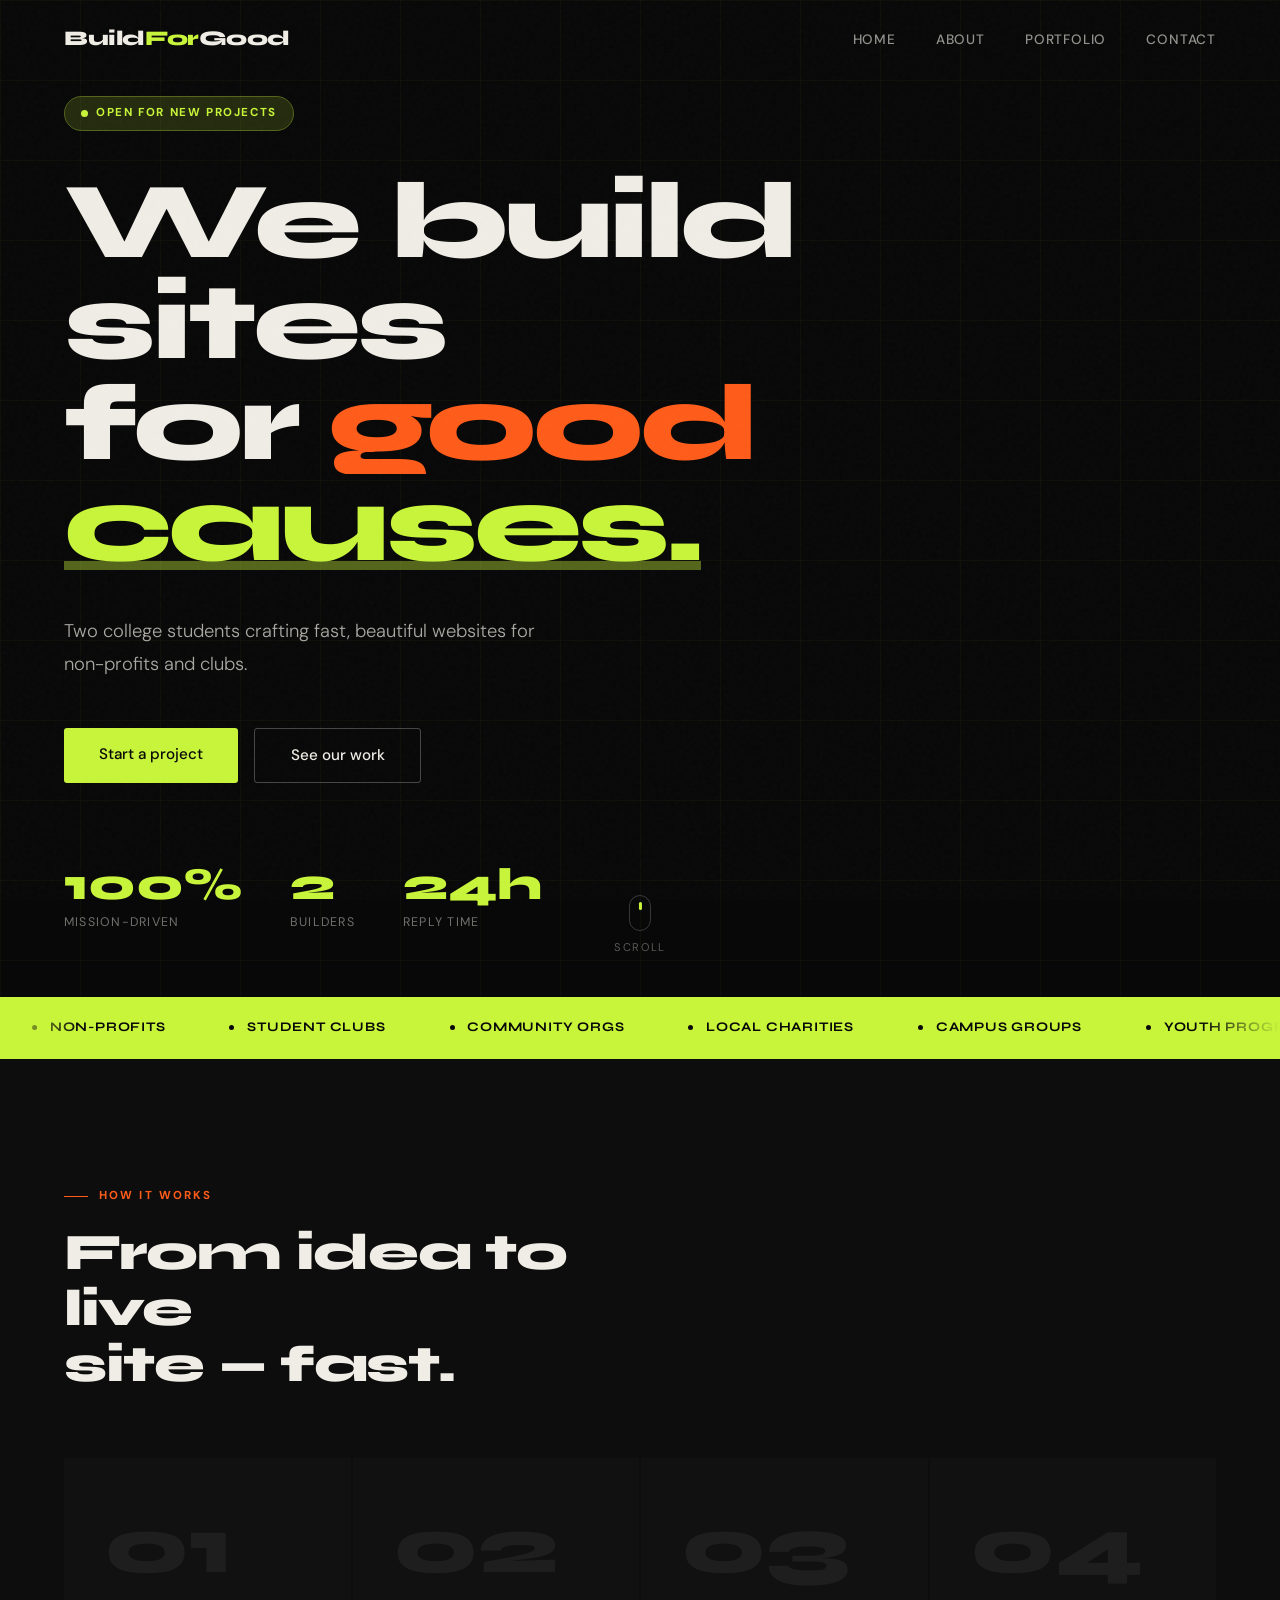
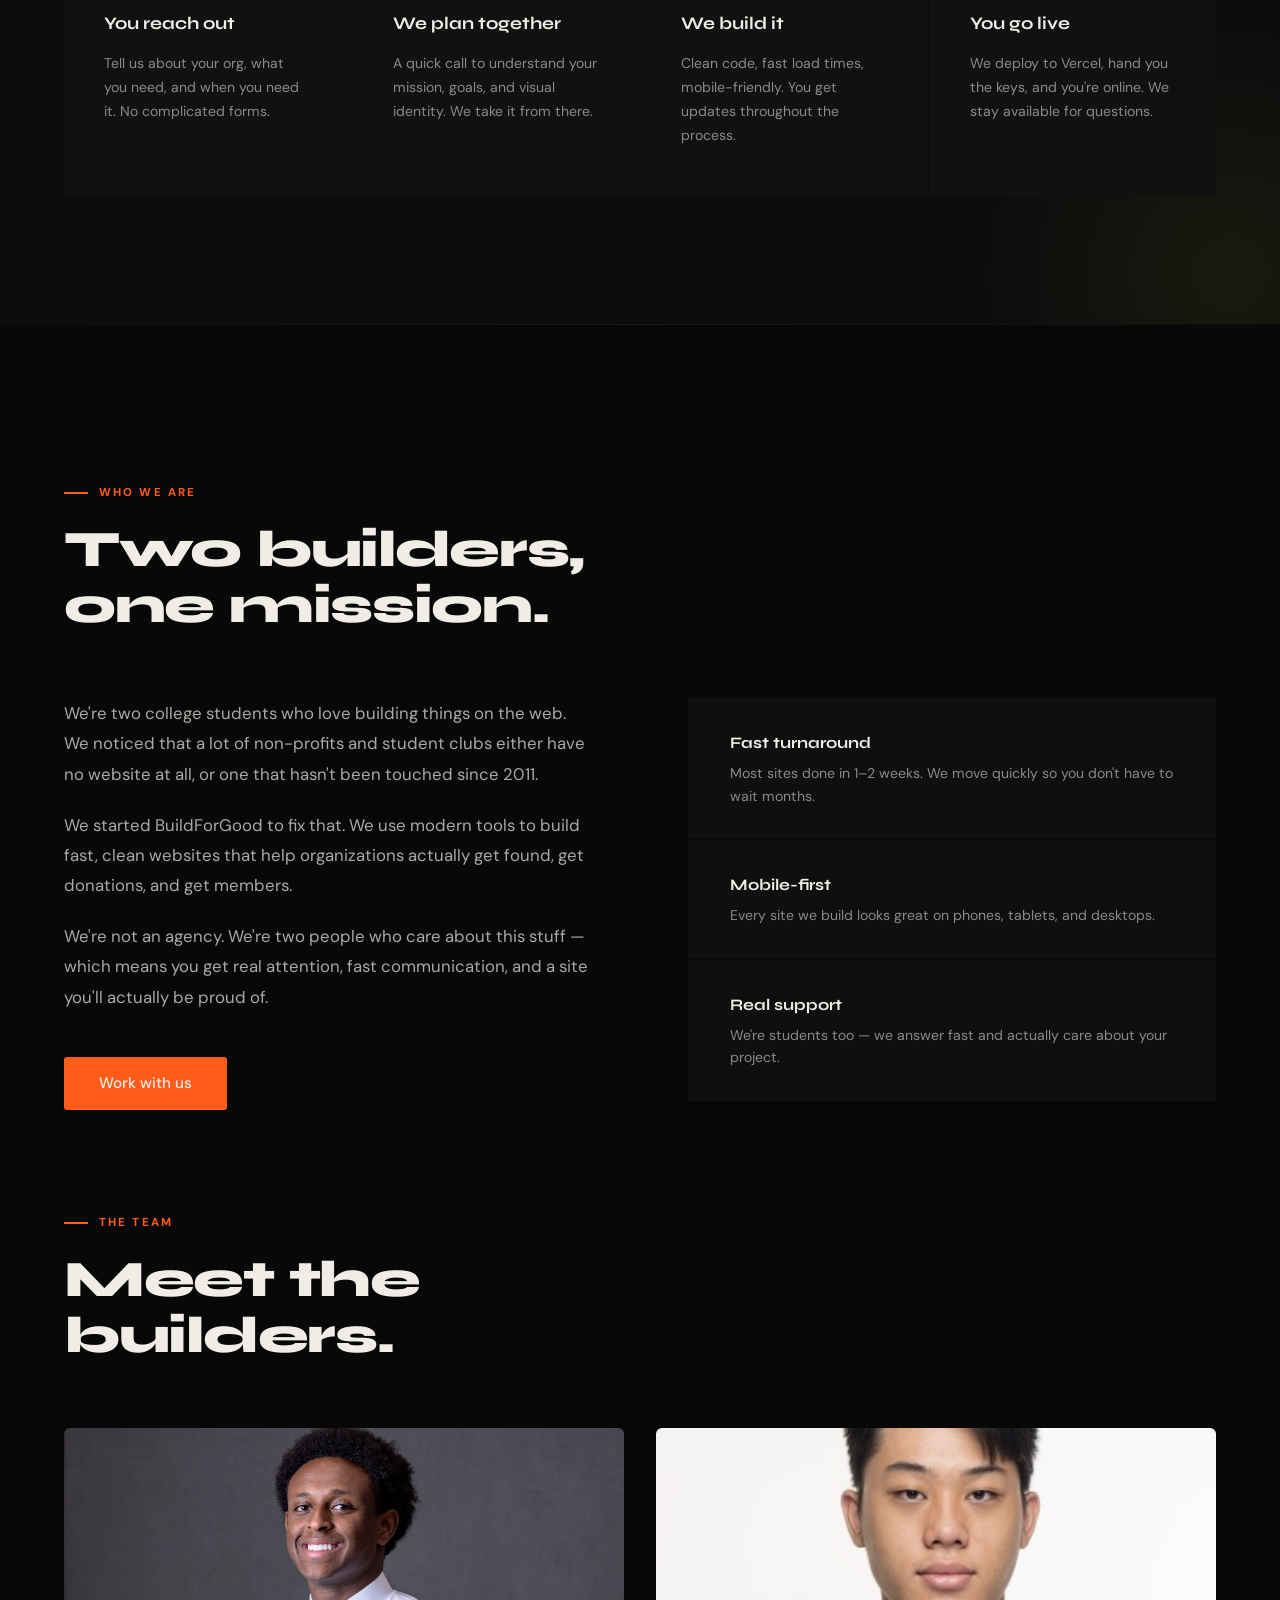
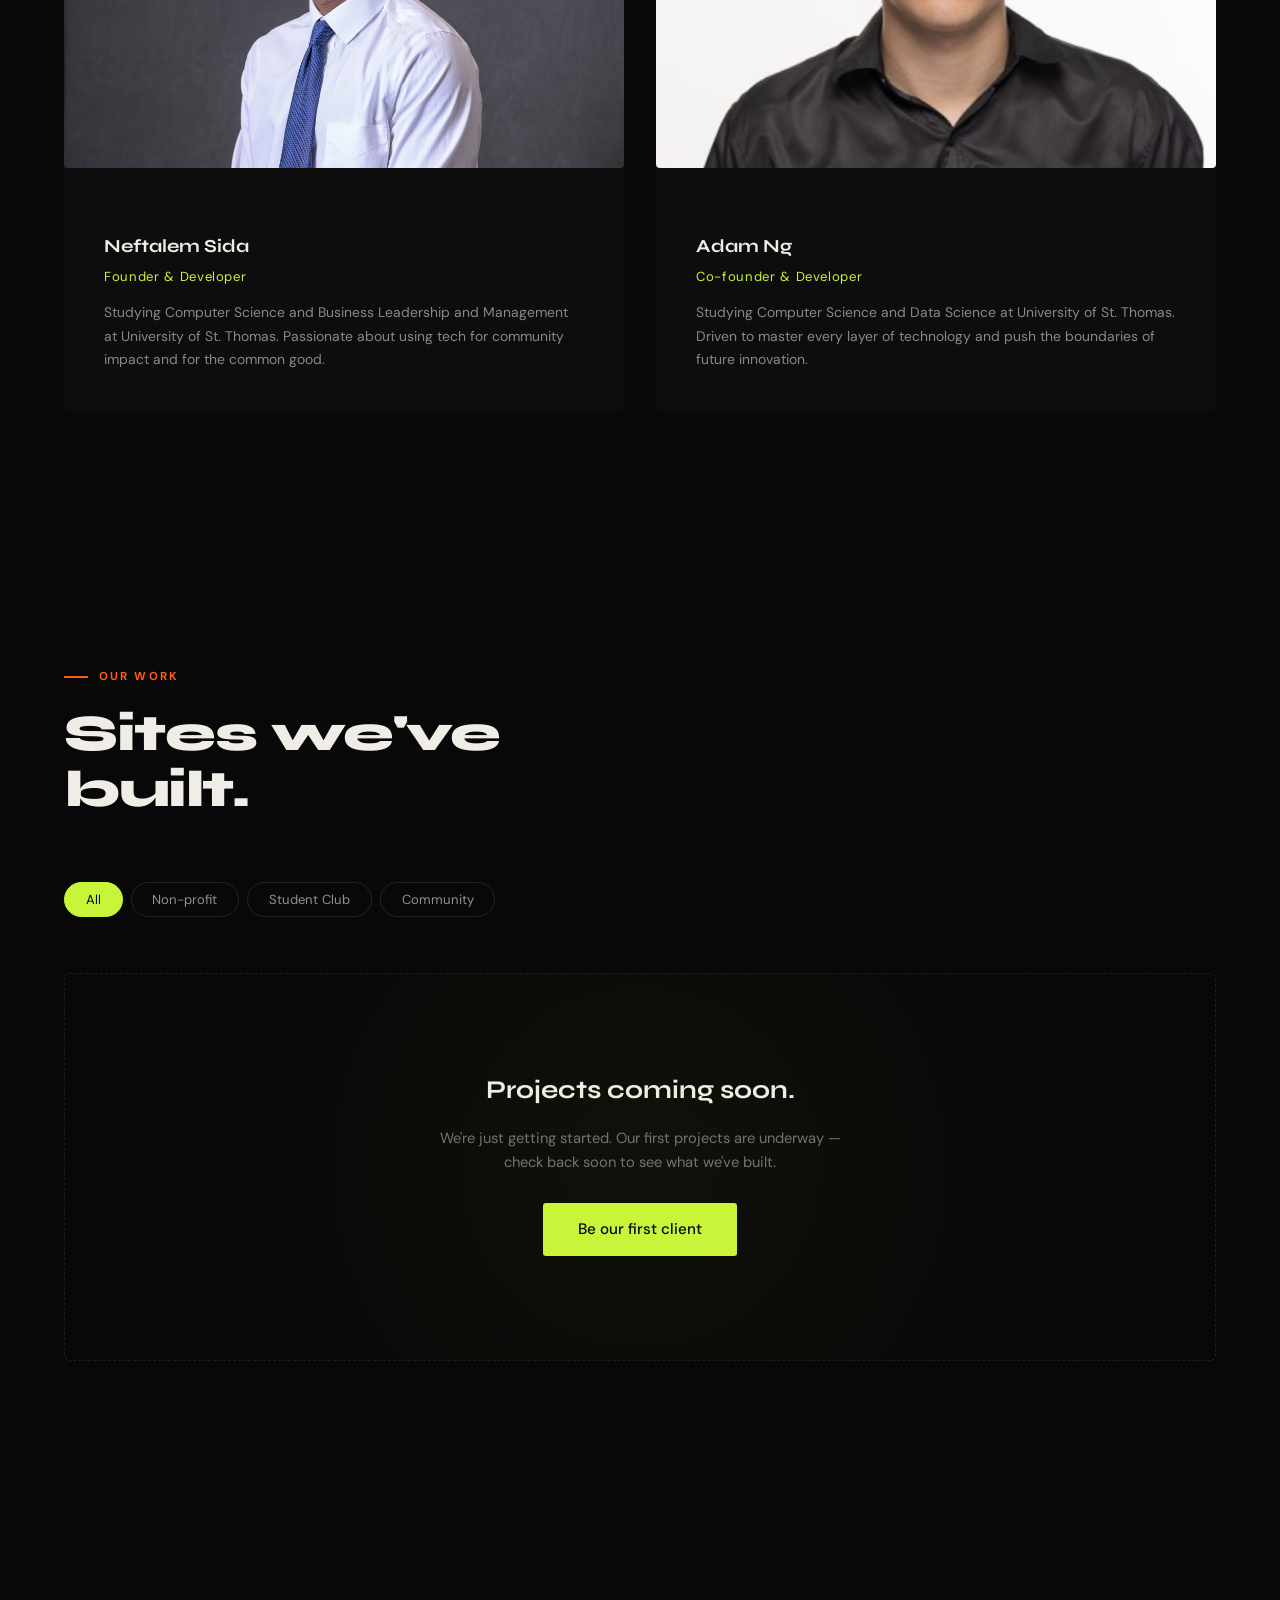
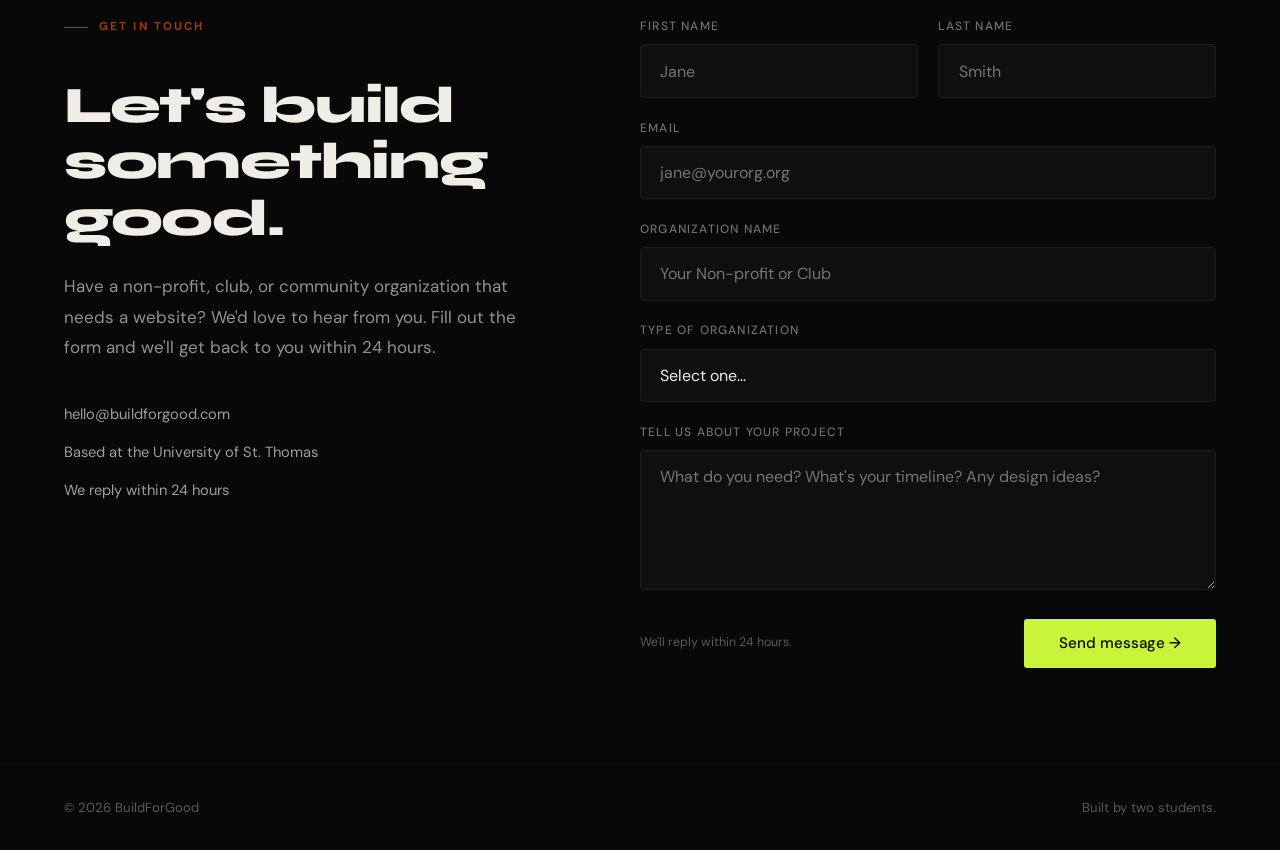
<file: index.html>
<!DOCTYPE html>
<html lang="en">
<head>
  <link rel="icon" type="image/png" href="logo.png">
  <meta charset="UTF-8" />
  <meta name="viewport" content="width=device-width, initial-scale=1.0"/>
  <meta name="description" content="BuildForGood creates fast, modern websites for non-profits, student clubs, and community organizations.">
  <title>BuildForGood – Websites for good causes</title>
  <link href="https://fonts.googleapis.com/css2?family=Syne:wght@400;600;700;800&family=DM+Sans:ital,wght@0,300;0,400;0,500;1,300&display=swap" rel="stylesheet"/>
  <style>
    *, *::before, *::after { box-sizing: border-box; margin: 0; padding: 0; }
    :root {
      --black: #080808;
      --white: #f0ede6;
      --lime: #c8f53a;
      --lime-dim: rgba(200,245,58,0.15);
      --orange: #ff5c1a;
      --blue: #1a3cff;
      --pink: #ff2d78;
    }
    html { scroll-behavior: smooth; }
    body {
      background: var(--black);
      color: var(--white);
      font-family: 'DM Sans', sans-serif;
      font-size: 17px;
      line-height: 1.6;
      cursor: none;
      overflow-x: hidden;
    }
    a:focus, button:focus, input:focus, select:focus, textarea:focus {
      outline: 2px solid var(--lime); outline-offset: 2px;
    }

    /* ── CUSTOM CURSOR ── */
    .cursor-dot, .cursor-ring {
      position: fixed; 
      top: 0; left: 0;
      pointer-events: none; 
      z-index: 9999;
      opacity: 0; /* Hidden until mouse enters */
      transition: opacity 0.3s ease;
    }
    .cursor-dot {
      width: 8px; height: 8px; 
      background: var(--lime);
      border-radius: 50%;
      /* Centers the dot on the exact coordinate */
      margin: -4px 0 0 -4px; 
    }
    .cursor-ring {
      width: 30px; height: 30px;
      border: 1.5px solid rgba(200,245,58,0.6);
      border-radius: 50%;
      margin: -15px 0 0 -15px;
      transition: width 0.3s ease, height 0.3s ease, border-color 0.3s ease, background 0.3s ease;
    }
    
    /* Hover state for links and buttons */
    body.cursor-hover .cursor-dot { 
      background: var(--orange); 
      transform: scale(1.5);
    }
    body.cursor-hover .cursor-ring { 
      width: 44px; height: 44px; 
      margin: -22px 0 0 -22px; /* Re-center the larger size */
      border-color: var(--orange);
      background: rgba(255, 92, 26, 0.05);
    }
    
    /* Fallback for touch devices */
    @media (hover: none) { 
      .cursor-dot, .cursor-ring { display: none !important; } 
      body { cursor: auto; } 
    }

    /* ── NOISE OVERLAY ── */
    body::before {
      content: '';
      position: fixed; inset: 0; z-index: 9997; pointer-events: none;
      background-image: url("data:image/svg+xml,%3Csvg viewBox='0 0 256 256' xmlns='http://www.w3.org/2000/svg'%3E%3Cfilter id='noise'%3E%3CfeTurbulence type='fractalNoise' baseFrequency='0.9' numOctaves='4' stitchTiles='stitch'/%3E%3C/filter%3E%3Crect width='100%25' height='100%25' filter='url(%23noise)' opacity='1'/%3E%3C/svg%3E");
      opacity: 0.025;
    }

    /* ── NAV ── */
    nav {
      position: fixed; top: 0; left: 0; right: 0; z-index: 200;
      display: flex; justify-content: space-between; align-items: center;
      padding: 1.4rem 4rem;
      background: rgba(8,8,8,0);
      backdrop-filter: blur(0px);
      transition: background 0.5s, backdrop-filter 0.5s, border-color 0.5s;
      border-bottom: 1px solid transparent;
    }
    nav.scrolled {
      background: rgba(8,8,8,0.85);
      backdrop-filter: blur(20px);
      border-color: rgba(255,255,255,0.05);
    }
    .logo {
      font-family: 'Syne', sans-serif;
      font-weight: 800; font-size: 1.3rem; letter-spacing: -0.02em;
      color: var(--white); text-decoration: none;
      position: relative; overflow: hidden;
    }
    .logo span { color: var(--lime); }
    .logo::after {
      content: attr(data-text);
      position: absolute; inset: 0;
      color: var(--lime);
      clip-path: inset(0 100% 0 0);
      transition: clip-path 0.5s cubic-bezier(0.77,0,0.18,1);
    }
    .logo:hover::after { clip-path: inset(0 0% 0 0); }

    .nav-links { display: flex; gap: 2.5rem; list-style: none; }
    .nav-links a {
      color: var(--white); text-decoration: none;
      font-size: 0.85rem; font-weight: 500;
      letter-spacing: 0.06em; text-transform: uppercase;
      opacity: 0.6; transition: opacity 0.2s;
      position: relative; cursor: none;
    }
    .nav-links a::after {
      content: '';
      position: absolute; bottom: -4px; left: 0; width: 0; height: 1.5px;
      background: var(--lime);
      transition: width 0.3s cubic-bezier(0.77,0,0.18,1);
    }
    .nav-links a:hover { opacity: 1; }
    .nav-links a:hover::after { width: 100%; }

    /* Hamburger */
    .hamburger {
      display: none; flex-direction: column; gap: 5px;
      background: none; border: none; padding: 4px; cursor: pointer;
      -webkit-tap-highlight-color: transparent;
    }
    .hamburger span { display: block; width: 24px; height: 2px; background: var(--white); border-radius: 2px; transition: all 0.3s; }
    .hamburger.open span:nth-child(1) { transform: translateY(7px) rotate(45deg); }
    .hamburger.open span:nth-child(2) { opacity: 0; }
    .hamburger.open span:nth-child(3) { transform: translateY(-7px) rotate(-45deg); }

    /* Mobile drawer */
    .mobile-nav {
      display: none; position: fixed; inset: 0;
      background: var(--black); z-index: 190;
      flex-direction: column; justify-content: center; align-items: center; gap: 2.5rem;
    }
    .mobile-nav.open { display: flex; }
    .mobile-nav a {
      font-family: 'Syne', sans-serif; font-size: 2.2rem; font-weight: 800;
      color: var(--white); text-decoration: none; transition: color 0.2s;
    }
    .mobile-nav a:active { color: var(--lime); }

    /* ── HERO ── */
    #home {
      position: relative; overflow: hidden;
      min-height: 100vh; min-height: 100svh;
      display: flex; flex-direction: column; justify-content: center;
      padding: 6rem 4rem 0;
    }

    /* Animated gradient mesh background */
    .mesh-bg {
      position: absolute; inset: 0; z-index: 0;
      background: var(--black);
      overflow: hidden;
    }
    .mesh-bg canvas { position: absolute; inset: 0; width: 100%; height: 100%; }

    /* Grid lines */
    .bg-grid {
      position: absolute; inset: 0; z-index: 1;
      background-image:
        linear-gradient(rgba(200,245,58,0.03) 1px, transparent 1px),
        linear-gradient(90deg, rgba(200,245,58,0.03) 1px, transparent 1px);
      background-size: 80px 80px;
      animation: gridPan 30s linear infinite;
    }
    @keyframes gridPan {
      from { background-position: 0 0; }
      to { background-position: 80px 80px; }
    }

    .hero-content {
      position: relative; z-index: 2;
      max-width: 1000px;
    }

    .hero-badge {
      display: inline-flex; align-items: center; gap: 0.5rem;
      background: transparent;
      border: 1px solid rgba(200,245,58,0.4);
      color: var(--lime);
      font-size: 0.72rem; font-weight: 700;
      letter-spacing: 0.14em; text-transform: uppercase;
      padding: 0.45rem 1rem; border-radius: 100px;
      margin-bottom: 2.5rem;
      animation: badgePop 0.8s cubic-bezier(0.34,1.56,0.64,1) both;
      position: relative; overflow: hidden;
    }
    .hero-badge::before {
      content: '';
      position: absolute; inset: 0;
      background: var(--lime-dim);
      animation: pulse-border 2.5s ease infinite;
    }
    @keyframes badgePop { from { opacity:0; transform: scale(0.7) translateY(-10px); } to { opacity:1; transform: scale(1) translateY(0); } }
    @keyframes pulse-border {
      0%, 100% { opacity: 0.3; transform: scale(1); }
      50% { opacity: 1; transform: scale(1.05); }
    }
    .badge-dot {
      width: 7px; height: 7px;
      background: var(--lime); border-radius: 50%;
      animation: blink 1.4s ease infinite;
      position: relative; z-index: 1;
    }
    @keyframes blink { 0%, 100% { opacity: 1; } 50% { opacity: 0.3; } }

    /* HEADLINE — split character animation */
    h1 {
      font-family: 'Syne', sans-serif;
      font-weight: 800;
      font-size: clamp(3.2rem, 8.5vw, 7.5rem);
      line-height: 0.93; letter-spacing: -0.035em;
      margin-bottom: 2.5rem;
    }
    h1 .line { display: block; overflow: hidden; }
    h1 .line-inner {
      display: block;
      animation: lineReveal 1s cubic-bezier(0.77,0,0.18,1) both;
    }
    h1 .line:nth-child(1) .line-inner { animation-delay: 0.15s; }
    h1 .line:nth-child(2) .line-inner { animation-delay: 0.3s; }
    h1 .line:nth-child(3) .line-inner { animation-delay: 0.45s; }
    @keyframes lineReveal {
      from { transform: translateY(110%) skewY(4deg); opacity: 0; }
      to { transform: translateY(0) skewY(0deg); opacity: 1; }
    }
    .accent-orange { color: var(--orange); }
    .accent-lime { color: var(--lime); position: relative; display: inline-block; }
    .accent-lime::after {
      content: '';
      position: absolute; bottom: 0.05em; left: 0; right: 0;
      height: 0.08em; background: var(--lime); opacity: 0.4;
      transform: scaleX(0); transform-origin: left;
      animation: underlineGrow 1s cubic-bezier(0.77,0,0.18,1) 0.9s both;
    }
    @keyframes underlineGrow { from { transform: scaleX(0); } to { transform: scaleX(1); } }

    .hero-sub {
      font-size: 1.15rem; font-weight: 300;
      max-width: 480px; opacity: 0;
      margin-bottom: 3rem; line-height: 1.75;
      animation: fadeSlide 0.8s ease both 0.7s;
      color: rgba(240,237,230,0.7);
    }
    @keyframes fadeSlide {
      from { opacity: 0; transform: translateY(20px); }
      to { opacity: 1; transform: translateY(0); }
    }

    .hero-ctas {
      display: flex; gap: 1rem; flex-wrap: wrap;
      animation: fadeSlide 0.8s ease both 0.85s;
    }

    .hero-stats {
      display: flex; gap: 3rem; margin-top: 5rem;
      animation: fadeSlide 0.8s ease both 1s;
      padding-bottom: 4rem;
    }
    .stat-num {
      font-family: 'Syne', sans-serif;
      font-size: 2.8rem; font-weight: 800;
      color: var(--lime); line-height: 1;
      position: relative; display: inline-block;
    }
    .stat-label { font-size: 0.78rem; opacity: 0.45; text-transform: uppercase; letter-spacing: 0.1em; margin-top: 0.3rem; }

    /* SCROLL INDICATOR */
    .scroll-hint {
      position: absolute; bottom: 2.5rem; left: 50%; transform: translateX(-50%);
      z-index: 2;
      display: flex; flex-direction: column; align-items: center; gap: 0.5rem;
      opacity: 0; animation: fadeIn 1s ease 1.5s both;
    }
    @keyframes fadeIn { from { opacity: 0; } to { opacity: 1; } }
    .scroll-hint span { font-size: 0.7rem; letter-spacing: 0.15em; text-transform: uppercase; opacity: 0.35; }
    .scroll-mouse {
      width: 22px; height: 36px;
      border: 1.5px solid rgba(255,255,255,0.2);
      border-radius: 20px;
      position: relative; display: flex; justify-content: center;
    }
    .scroll-mouse::after {
      content: '';
      width: 3px; height: 8px;
      background: var(--lime);
      border-radius: 2px;
      position: absolute; top: 6px;
      animation: scrollBob 1.8s ease infinite;
    }
    @keyframes scrollBob {
      0% { transform: translateY(0); opacity: 1; }
      80% { transform: translateY(12px); opacity: 0; }
      100% { transform: translateY(0); opacity: 0; }
    }

    /* ── BUTTONS ── */
    .btn {
      display: inline-block;
      padding: 0.9rem 2.2rem;
      font-family: 'DM Sans', sans-serif;
      font-size: 0.95rem; font-weight: 500;
      border-radius: 3px; text-decoration: none; border: none;
      cursor: none;
      position: relative; overflow: hidden;
      transition: transform 0.2s, box-shadow 0.2s;
      -webkit-tap-highlight-color: transparent;
      z-index: 0;
    }
    .btn::before {
      content: '';
      position: absolute; inset: 0; z-index: -1;
      transform: translateX(-101%);
      transition: transform 0.4s cubic-bezier(0.77,0,0.18,1);
    }
    .btn:hover::before { transform: translateX(0); }
    .btn:hover { transform: translateY(-3px); box-shadow: 0 16px 40px rgba(0,0,0,0.5); }
    .btn:active { transform: scale(0.97); }

    .btn-lime { background: var(--lime); color: var(--black); }
    .btn-lime::before { background: rgba(255,255,255,0.25); }

    .btn-outline {
      background: transparent; color: var(--white);
      border: 1.5px solid rgba(255,255,255,0.25);
    }
    .btn-outline::before { background: rgba(255,255,255,0.07); }

    .btn-orange { background: var(--orange); color: var(--white); }
    .btn-orange::before { background: rgba(255,255,255,0.2); }

    /* ── SERVICES MARQUEE ── */
    .marquee-wrap {
      position: relative; overflow: hidden;
      background: var(--lime); color: var(--black);
      padding: 1.3rem 0;
    }
    .marquee-wrap::before, .marquee-wrap::after {
      content: ''; position: absolute; top: 0; bottom: 0; width: 80px; z-index: 2;
    }
    .marquee-wrap::before { left: 0; background: linear-gradient(90deg, var(--lime), transparent); }
    .marquee-wrap::after { right: 0; background: linear-gradient(-90deg, var(--lime), transparent); }
    .marquee-track {
      display: flex; width: max-content;
      animation: marquee 22s linear infinite;
    }
    .marquee-track:hover { animation-play-state: paused; }
    @keyframes marquee { from { transform: translateX(0); } to { transform: translateX(-50%); } }
    .strip-item {
      display: flex; align-items: center; gap: 0.8rem;
      white-space: nowrap;
      font-family: 'Syne', sans-serif; font-weight: 700;
      font-size: 0.82rem; letter-spacing: 0.06em; text-transform: uppercase;
      padding: 0 2rem;
    }
    .strip-dot { width: 5px; height: 5px; min-width: 5px; background: var(--black); border-radius: 50%; }

    /* ── HOW IT WORKS ── */
    .how-section { padding: 8rem 4rem; background: #0d0d0d; position: relative; overflow: hidden; }
    .how-section::before {
      content: '';
      position: absolute; bottom: -200px; right: -200px;
      width: 500px; height: 500px;
      background: radial-gradient(circle, rgba(200,245,58,0.06) 0%, transparent 70%);
      pointer-events: none;
    }
    .section-label {
      font-size: 0.72rem; font-weight: 700;
      letter-spacing: 0.18em; text-transform: uppercase;
      color: var(--orange); margin-bottom: 1.2rem;
      display: flex; align-items: center; gap: 0.7rem;
    }
    .section-label::before {
      content: ''; width: 24px; height: 1.5px; background: var(--orange);
    }
    .section-title {
      font-family: 'Syne', sans-serif;
      font-size: clamp(2.2rem, 4vw, 3.8rem);
      font-weight: 800; letter-spacing: -0.025em;
      margin-bottom: 4rem; max-width: 600px; line-height: 1.1;
    }
    .steps-grid {
      display: grid;
      grid-template-columns: repeat(4, 1fr);
      gap: 2px;
    }
    .step-card {
      background: #111;
      padding: 3rem 2.5rem;
      position: relative; overflow: hidden;
      transition: background 0.4s, transform 0.4s;
      cursor: none;
    }
    .step-card:hover { background: #161616; transform: translateY(-6px); }
    .step-card::before {
      content: ''; position: absolute;
      top: 0; left: 0; right: 0; height: 2px;
      transform: scaleX(0); transform-origin: left;
      transition: transform 0.5s cubic-bezier(0.77,0,0.18,1);
    }
    .step-card:hover::before { transform: scaleX(1); }
    .step-card:nth-child(1)::before { background: var(--lime); }
    .step-card:nth-child(2)::before { background: var(--orange); }
    .step-card:nth-child(3)::before { background: var(--blue); }
    .step-card:nth-child(4)::before { background: var(--pink); }

    /* Step number morphs on hover */
    .step-num {
      font-family: 'Syne', sans-serif;
      font-size: 5rem; font-weight: 800;
      opacity: 0.06; line-height: 1;
      margin-bottom: 1.5rem;
      transition: opacity 0.4s, transform 0.4s;
      display: inline-block;
    }
    .step-card:hover .step-num { opacity: 0.15; transform: scale(1.1) translateX(4px); }
    .step-title { font-family: 'Syne', sans-serif; font-size: 1.1rem; font-weight: 700; margin-bottom: 0.9rem; }
    .step-desc { font-size: 0.88rem; opacity: 0.55; line-height: 1.7; }

    /* connector arrow between cards */
    .step-card:not(:last-child)::after {
      content: '→';
      position: absolute; right: -14px; top: 50%;
      transform: translateY(-50%);
      font-size: 1.2rem; color: rgba(255,255,255,0.15);
      z-index: 2;
    }

    /* ── ABOUT ── */
    #about { padding: 10rem 4rem 6rem; position: relative; }
    #about::before {
      content: '';
      position: absolute; top: 0; left: -200px; right: -200px; height: 1px;
      background: linear-gradient(90deg, transparent, rgba(255,255,255,0.08), transparent);
    }
    .about-grid {
      display: grid; grid-template-columns: 1fr 1fr;
      gap: 6rem; align-items: start; margin-bottom: 6rem;
    }
    .about-text p {
      font-size: 1.05rem; opacity: 0.7;
      margin-bottom: 1.3rem; line-height: 1.8;
    }
    .about-cards { display: flex; flex-direction: column; gap: 1px; }
    .about-card {
      background: #0f0f0f;
      border-left: 2px solid transparent;
      padding: 2rem 2.5rem;
      transition: border-color 0.3s, background 0.3s, padding-left 0.3s;
      position: relative;
    }
    .about-card:hover {
      border-left-color: var(--lime);
      background: #131313;
      padding-left: 3rem;
    }
    .about-card h3 {
      font-family: 'Syne', sans-serif; font-size: 1rem; font-weight: 700;
      margin-bottom: 0.4rem;
    }
    .about-card p { font-size: 0.88rem; opacity: 0.55; }

    .team-grid {
      display: grid; grid-template-columns: repeat(auto-fit, minmax(300px, 1fr));
      gap: 2rem; margin-top: 2.5rem;
    }
    .team-card {
      background: #0d0d0d; border-radius: 6px;
      position: relative; overflow: hidden;
      transition: transform 0.5s cubic-bezier(0.34,1.56,0.64,1);
    }
    .team-card:hover { transform: translateY(-8px) scale(1.01); }
    .team-card-inner { padding: 2.5rem; }
    .team-avatar {
      width: 100%; height: 340px;
      border-radius: 4px;
      overflow: hidden;
      margin-bottom: 1.5rem;
      position: relative;
    }
    .team-avatar img {
      width: 100%; height: 100%; object-fit: cover;
      transition: transform 0.7s cubic-bezier(0.23,1,0.32,1), filter 0.5s;
      filter: saturate(0.9);
    }
    .team-card:hover .team-avatar img {
      transform: scale(1.06);
      filter: saturate(1.1);
    }
    /* color overlay on avatar hover */
    .team-avatar::after {
      content: '';
      position: absolute; inset: 0;
      background: linear-gradient(135deg, rgba(200,245,58,0.15), transparent);
      opacity: 0; transition: opacity 0.4s;
    }
    .team-card:hover .team-avatar::after { opacity: 1; }

    /* bottom accent bar */
    .team-card::after {
      content: ''; position: absolute; bottom: 0; left: 0; right: 0; height: 3px;
      background: linear-gradient(90deg, var(--lime), var(--blue));
      transform: scaleX(0); transition: transform 0.5s cubic-bezier(0.77,0,0.18,1);
      transform-origin: left;
    }
    .team-card:hover::after { transform: scaleX(1); }
    .team-name { font-family: 'Syne', sans-serif; font-weight: 700; font-size: 1.15rem; margin-bottom: 0.25rem; }
    .team-role { font-size: 0.82rem; color: var(--lime); margin-bottom: 0.9rem; letter-spacing: 0.05em; }
    .team-bio { font-size: 0.87rem; opacity: 0.55; line-height: 1.7; }

    /* ── PORTFOLIO ── */
    #portfolio { padding: 10rem 4rem 6rem; }
    .portfolio-filter { display: flex; gap: 0.5rem; margin-bottom: 3.5rem; flex-wrap: wrap; }
    .filter-btn {
      padding: 0.5rem 1.3rem;
      background: transparent; border: 1px solid #242424;
      color: rgba(240,237,230,0.6);
      border-radius: 100px;
      font-family: 'DM Sans', sans-serif; font-size: 0.82rem;
      cursor: pointer; transition: all 0.25s;
      -webkit-tap-highlight-color: transparent;
    }
    .filter-btn.active, .filter-btn:hover {
      background: var(--lime); color: var(--black);
      border-color: var(--lime); opacity: 1;
    }
    .portfolio-empty {
      grid-column: 1 / -1;
      padding: 6rem 2rem;
      border: 1px dashed #1e1e1e;
      border-radius: 6px;
      text-align: center;
      position: relative; overflow: hidden;
    }
    .portfolio-empty::before {
      content: '';
      position: absolute; inset: 0;
      background: radial-gradient(circle at 50% 50%, rgba(200,245,58,0.04) 0%, transparent 70%);
    }
    .portfolio-empty h3 {
      font-family: 'Syne', sans-serif; font-size: 1.6rem; font-weight: 700;
      margin-bottom: 1rem;
    }
    .portfolio-empty p { opacity: 0.45; font-size: 0.92rem; }

    /* ── CONTACT ── */
    #contact { padding: 10rem 4rem 6rem; }
    .contact-grid {
      display: grid; grid-template-columns: 1fr 1.2fr;
      gap: 6rem; align-items: start;
    }
    .contact-info h2 {
      font-family: 'Syne', sans-serif;
      font-size: clamp(2.2rem, 4vw, 3.2rem);
      font-weight: 800; letter-spacing: -0.025em;
      margin-bottom: 1.5rem; line-height: 1.1;
    }
    .contact-info p { opacity: 0.6; margin-bottom: 2.5rem; line-height: 1.8; }
    .contact-detail { margin-bottom: 0.9rem; font-size: 0.92rem; opacity: 0.65; }

    .contact-form { display: flex; flex-direction: column; gap: 1.3rem; }
    .form-row { display: grid; grid-template-columns: 1fr 1fr; gap: 1.3rem; }
    .form-group { display: flex; flex-direction: column; gap: 0.5rem; }
    .form-group label {
      font-size: 0.75rem; font-weight: 500;
      letter-spacing: 0.1em; text-transform: uppercase; opacity: 0.45;
    }
    .form-group input, .form-group select, .form-group textarea {
      background: #0f0f0f;
      border: 1px solid #1e1e1e;
      color: var(--white);
      padding: 0.95rem 1.2rem;
      font-family: 'DM Sans', sans-serif; font-size: 1rem;
      border-radius: 4px; outline: none;
      transition: border-color 0.25s, background 0.25s;
      width: 100%; -webkit-appearance: none; appearance: none;
    }
    .form-group input:focus, .form-group select:focus, .form-group textarea:focus {
      border-color: var(--lime); background: #111;
    }
    .form-group textarea { resize: vertical; min-height: 140px; }
    .form-group select option { background: #111; }
    .form-submit {
      display: flex; align-items: center;
      justify-content: space-between; margin-top: 0.5rem; flex-wrap: wrap; gap: 1rem;
    }
    .form-note { font-size: 0.78rem; opacity: 0.35; }
    .form-success {
      display: none;
      background: rgba(200,245,58,0.08);
      border: 1px solid rgba(200,245,58,0.4);
      padding: 1.3rem 1.6rem; border-radius: 4px;
      color: var(--lime); font-size: 0.92rem; margin-top: 1rem;
    }

    /* ── FOOTER ── */
    footer {
      border-top: 1px solid #111;
      padding: 2rem 4rem;
      display: flex; justify-content: space-between; align-items: center;
      font-size: 0.82rem; opacity: 0.35; flex-wrap: wrap; gap: 0.5rem;
    }

    /* ── SCROLL REVEAL ── */
    .reveal {
      opacity: 0; transform: translateY(28px);
      transition: opacity 0.7s ease, transform 0.7s cubic-bezier(0.23,1,0.32,1);
    }
    .reveal.visible { opacity: 1; transform: translateY(0); }
    .reveal-delay-1 { transition-delay: 0.1s; }
    .reveal-delay-2 { transition-delay: 0.2s; }
    .reveal-delay-3 { transition-delay: 0.3s; }
    .reveal-delay-4 { transition-delay: 0.4s; }

    /* ── MAGNETIC BUTTON EFFECT (JS-applied) ── */
    .magnetic { transition: transform 0.3s cubic-bezier(0.23,1,0.32,1); }

    /* ── FLOATING PARTICLES ── */
    .particle {
      position: fixed; border-radius: 50%;
      pointer-events: none; z-index: 1;
      animation: particleDrift linear infinite;
    }
    @keyframes particleDrift {
      0% { transform: translateY(100vh) rotate(0deg); opacity: 0; }
      10% { opacity: 1; }
      90% { opacity: 0.6; }
      100% { transform: translateY(-10vh) rotate(360deg); opacity: 0; }
    }

    /* ── PAGE TRANSITION ── */
    .page-enter {
      animation: pageEnter 0.6s cubic-bezier(0.23,1,0.32,1) both;
    }
    @keyframes pageEnter {
      from { opacity: 0; transform: scale(0.98); }
      to { opacity: 1; transform: scale(1); }
    }

    /* RESPONSIVE */
    @media (max-width: 1100px) {
      .steps-grid { grid-template-columns: repeat(2, 1fr); }
      .step-card:not(:last-child)::after { display: none; }
    }
    @media (max-width: 900px) {
      nav { padding: 1.2rem 2rem; }
      .nav-links { gap: 1.5rem; }
      #home { padding: 6rem 2rem 0; }
      .how-section, #about, #portfolio, #contact { padding-left: 2rem; padding-right: 2rem; }
      .about-grid { grid-template-columns: 1fr; gap: 3rem; }
      .contact-grid { grid-template-columns: 1fr; gap: 3rem; }
    }
    @media (max-width: 640px) {
      nav { padding: 1rem 1.25rem; }
      .nav-links { display: none; }
      .hamburger { display: flex; }
      #home { padding: 5rem 1.25rem 0; }
      h1 { font-size: clamp(2.8rem, 14vw, 3.8rem); }
      .hero-stats { gap: 2rem; }
      .how-section { padding: 5rem 1.25rem; }
      .steps-grid { grid-template-columns: 1fr; }
      #about { padding: 6rem 1.25rem 4rem; }
      .about-grid { gap: 2.5rem; margin-bottom: 3rem; }
      .team-avatar { height: 280px; }
      #portfolio { padding: 6rem 1.25rem 4rem; }
      #contact { padding: 6rem 1.25rem 4rem; }
      .form-row { grid-template-columns: 1fr; }
      .form-submit { flex-direction: column; align-items: stretch; }
      .form-submit .btn { text-align: center; width: 100%; }
      footer { padding: 1.5rem 1.25rem; flex-direction: column; text-align: center; }
    }
  </style>
</head>
<body class="page-enter">
  <!-- Custom cursor -->
  <div class="cursor-dot" id="cursorDot"></div>
  <div class="cursor-ring" id="cursorRing"></div>

  <!-- Mobile nav -->
  <div class="mobile-nav" id="mobileNav">
    <a href="#home" onclick="navTo('home')">Home</a>
    <a href="#about" onclick="navTo('about')">About</a>
    <a href="#portfolio" onclick="navTo('portfolio')">Portfolio</a>
    <a href="#contact" onclick="navTo('contact')">Contact</a>
  </div>

  <nav id="mainNav">
    <a href="#home" class="logo" data-text="BuildForGood" onclick="navTo('home')">Build<span>For</span>Good</a>
    <ul class="nav-links">
      <li><a href="#home" onclick="navTo('home')">Home</a></li>
      <li><a href="#about" onclick="navTo('about')">About</a></li>
      <li><a href="#portfolio" onclick="navTo('portfolio')">Portfolio</a></li>
      <li><a href="#contact" onclick="navTo('contact')">Contact</a></li>
    </ul>
    <button class="hamburger" id="hamburger" aria-label="Open menu">
      <span></span><span></span><span></span>
    </button>
  </nav>

  <!-- HOME -->
  <div id="home">
    <div class="mesh-bg">
      <canvas id="meshCanvas"></canvas>
    </div>
    <div class="bg-grid"></div>

    <div class="hero-content">
      <div class="hero-badge">
        <span class="badge-dot"></span>
        Open for new projects
      </div>
      <h1>
        <span class="line"><span class="line-inner">We build sites</span></span>
        <span class="line"><span class="line-inner">for <span class="accent-orange">good</span></span></span>
        <span class="line"><span class="line-inner"><span class="accent-lime">causes.</span></span></span>
      </h1>
      <p class="hero-sub">Two college students crafting fast, beautiful websites for non-profits and clubs.</p>
      <div class="hero-ctas">
        <a href="#contact" class="btn btn-lime magnetic" onclick="navTo('contact')">Start a project</a>
        <a href="#portfolio" class="btn btn-outline magnetic" onclick="navTo('portfolio')">See our work</a>
      </div>
      <div class="hero-stats">
        <div class="stat-item">
          <div class="stat-num" data-count="100" data-suffix="%">0%</div>
          <div class="stat-label">Mission-driven</div>
        </div>
        <div class="stat-item">
          <div class="stat-num" data-count="2" data-suffix="">0</div>
          <div class="stat-label">Builders</div>
        </div>
        <div class="stat-item">
          <div class="stat-num" data-count="24" data-suffix="h">0h</div>
          <div class="stat-label">Reply time</div>
        </div>
      </div>
    </div>

    <div class="scroll-hint">
      <div class="scroll-mouse"></div>
      <span>Scroll</span>
    </div>
  </div>

  <!-- MARQUEE -->
  <div class="marquee-wrap">
    <div class="marquee-track" id="marqueeTrack">
      <div class="strip-item"><span class="strip-dot"></span> Non-profits</div>
      <div class="strip-item"><span class="strip-dot"></span> Student Clubs</div>
      <div class="strip-item"><span class="strip-dot"></span> Community Orgs</div>
      <div class="strip-item"><span class="strip-dot"></span> Local Charities</div>
      <div class="strip-item"><span class="strip-dot"></span> Campus Groups</div>
      <div class="strip-item"><span class="strip-dot"></span> Youth Programs</div>
      <div class="strip-item"><span class="strip-dot"></span> Non-profits</div>
      <div class="strip-item"><span class="strip-dot"></span> Student Clubs</div>
      <div class="strip-item"><span class="strip-dot"></span> Community Orgs</div>
      <div class="strip-item"><span class="strip-dot"></span> Local Charities</div>
      <div class="strip-item"><span class="strip-dot"></span> Campus Groups</div>
      <div class="strip-item"><span class="strip-dot"></span> Youth Programs</div>
    </div>
  </div>

  <!-- HOW IT WORKS -->
  <section class="how-section">
    <p class="section-label reveal">How it works</p>
    <h2 class="section-title reveal reveal-delay-1">From idea to live<br>site — fast.</h2>
    <div class="steps-grid">
      <div class="step-card reveal">
        <div class="step-num">01</div>
        <div class="step-title">You reach out</div>
        <p class="step-desc">Tell us about your org, what you need, and when you need it. No complicated forms.</p>
      </div>
      <div class="step-card reveal reveal-delay-1">
        <div class="step-num">02</div>
        <div class="step-title">We plan together</div>
        <p class="step-desc">A quick call to understand your mission, goals, and visual identity. We take it from there.</p>
      </div>
      <div class="step-card reveal reveal-delay-2">
        <div class="step-num">03</div>
        <div class="step-title">We build it</div>
        <p class="step-desc">Clean code, fast load times, mobile-friendly. You get updates throughout the process.</p>
      </div>
      <div class="step-card reveal reveal-delay-3">
        <div class="step-num">04</div>
        <div class="step-title">You go live</div>
        <p class="step-desc">We deploy to Vercel, hand you the keys, and you're online. We stay available for questions.</p>
      </div>
    </div>
  </section>

  <!-- ABOUT -->
  <div id="about">
    <section>
      <p class="section-label reveal">Who we are</p>
      <h2 class="section-title reveal reveal-delay-1">Two builders,<br>one mission.</h2>
      <div class="about-grid">
        <div class="about-text reveal">
          <p>We're two college students who love building things on the web. We noticed that a lot of non-profits and student clubs either have no website at all, or one that hasn't been touched since 2011.</p>
          <p>We started BuildForGood to fix that. We use modern tools to build fast, clean websites that help organizations actually get found, get donations, and get members.</p>
          <p>We're not an agency. We're two people who care about this stuff — which means you get real attention, fast communication, and a site you'll actually be proud of.</p>
          <a href="#contact" class="btn btn-orange magnetic" onclick="navTo('contact', true)" style="margin-top:1.5rem; display:inline-block;">Work with us</a>
        </div>
        <div class="about-cards">
          <div class="about-card reveal">
            <h3>Fast turnaround</h3>
            <p>Most sites done in 1–2 weeks. We move quickly so you don't have to wait months.</p>
          </div>
          <div class="about-card reveal reveal-delay-1">
            <h3>Mobile-first</h3>
            <p>Every site we build looks great on phones, tablets, and desktops.</p>
          </div>
          <div class="about-card reveal reveal-delay-2">
            <h3>Real support</h3>
            <p>We're students too — we answer fast and actually care about your project.</p>
          </div>
        </div>
      </div>

      <p class="section-label reveal">The team</p>
      <h2 class="section-title reveal reveal-delay-1">Meet the builders.</h2>
      <div class="team-grid">
        <div class="team-card reveal">
          <div class="team-avatar">
            <img src="Nefsheadshot.jpg" alt="Neftalem Sida's headshot"/>
          </div>
          <div class="team-card-inner">
            <div class="team-name">Neftalem Sida</div>
            <div class="team-role">Founder & Developer</div>
            <p class="team-bio">Studying Computer Science and Business Leadership and Management at University of St. Thomas. Passionate about using tech for community impact and for the common good.</p>
          </div>
        </div>
        <div class="team-card reveal reveal-delay-1">
          <div class="team-avatar">
            <img src="Adamheadshot.png" alt="Adam Ng's headshot"/>
          </div>
          <div class="team-card-inner">
            <div class="team-name">Adam Ng</div>
            <div class="team-role">Co-founder & Developer</div>
            <p class="team-bio">Studying Computer Science and Data Science at University of St. Thomas. Driven to master every layer of technology and push the boundaries of future innovation.</p>
          </div>
        </div>
      </div>
    </section>
  </div>

  <!-- PORTFOLIO -->
  <div id="portfolio">
    <section>
      <p class="section-label reveal">Our work</p>
      <h2 class="section-title reveal reveal-delay-1">Sites we've built.</h2>
      <div class="portfolio-filter">
        <button class="filter-btn active">All</button>
        <button class="filter-btn">Non-profit</button>
        <button class="filter-btn">Student Club</button>
        <button class="filter-btn">Community</button>
      </div>
      <div class="portfolio-grid" style="display:grid;">
        <div class="portfolio-empty reveal">
          <h3>Projects coming soon.</h3>
          <p>We're just getting started. Our first projects are underway —<br>check back soon to see what we've built.</p>
          <a href="#contact" class="btn btn-lime" onclick="navTo('contact')" style="margin-top:1.8rem; display:inline-block;">Be our first client</a>
        </div>
      </div>
    </section>
  </div>

  <!-- CONTACT -->
  <div id="contact">
    <section>
      <div class="contact-grid">
        <div class="contact-info reveal">
          <p class="section-label">Get in touch</p>
          <h2>Let's build something good.</h2>
          <p>Have a non-profit, club, or community organization that needs a website? We'd love to hear from you. Fill out the form and we'll get back to you within 24 hours.</p>
          <div class="contact-detail">hello@buildforgood.com</div>
          <div class="contact-detail">Based at the University of St. Thomas</div>
          <div class="contact-detail">We reply within 24 hours</div>
        </div>
        <div class="reveal reveal-delay-2">
          <form class="contact-form" id="contactForm">
            <input type="hidden" name="access_key" value="16696190-0afc-4319-8cd7-260bec9c8712"/>
            <input type="hidden" name="subject" value="New project inquiry — BuildForGood"/>
            <input type="checkbox" name="botcheck" style="display:none"/>
            <div class="form-row">
              <div class="form-group">
                <label>First name</label>
                <input type="text" name="first_name" placeholder="Jane" required/>
              </div>
              <div class="form-group">
                <label>Last name</label>
                <input type="text" name="last_name" placeholder="Smith" required/>
              </div>
            </div>
            <div class="form-group">
              <label>Email</label>
              <input type="email" name="email" placeholder="jane@yourorg.org" required/>
            </div>
            <div class="form-group">
              <label>Organization name</label>
              <input type="text" name="organization" placeholder="Your Non-profit or Club" required/>
            </div>
            <div class="form-group">
              <label>Type of organization</label>
              <select name="org_type">
                <option value="">Select one...</option>
                <option>Non-profit</option>
                <option>Student club</option>
                <option>Community organization</option>
                <option>Other</option>
              </select>
            </div>
            <div class="form-group">
              <label>Tell us about your project</label>
              <textarea name="message" placeholder="What do you need? What's your timeline? Any design ideas?" required></textarea>
            </div>
            <div class="form-submit">
              <span class="form-note">We'll reply within 24 hours.</span>
              <button type="submit" class="btn btn-lime magnetic">Send message →</button>
            </div>
          </form>
          <div class="form-success" id="formSuccess">✓ Message sent! We'll be in touch within 24 hours.</div>
        </div>
      </div>
    </section>
  </div>

  <footer>
    <span>© 2026 BuildForGood</span>
    <span>Built by two students.</span>
  </footer>

  <script>
    /* ── ANIMATED MESH BACKGROUND ── */
    (function() {
      const canvas = document.getElementById('meshCanvas');
      const ctx = canvas.getContext('2d');
      let W, H, points, animFrame;

      function resize() {
        W = canvas.width = canvas.offsetWidth;
        H = canvas.height = canvas.offsetHeight;
        initPoints();
      }

      const COLORS = ['#1a3cff','#ff2d78','#c8f53a','#ff5c1a'];

      function initPoints() {
        points = [];
        const count = Math.floor((W * H) / 90000) + 5;
        for (let i = 0; i < count; i++) {
          points.push({
            x: Math.random() * W,
            y: Math.random() * H,
            vx: (Math.random() - 0.5) * 0.4,
            vy: (Math.random() - 0.5) * 0.4,
            r: Math.random() * 180 + 120,
            color: COLORS[Math.floor(Math.random() * COLORS.length)],
            phase: Math.random() * Math.PI * 2,
          });
        }
      }

      function draw(t) {
        ctx.clearRect(0, 0, W, H);
        for (const p of points) {
          p.x += p.vx;
          p.y += p.vy;
          if (p.x < -p.r) p.x = W + p.r;
          if (p.x > W + p.r) p.x = -p.r;
          if (p.y < -p.r) p.y = H + p.r;
          if (p.y > H + p.r) p.y = -p.r;
          const alpha = (Math.sin(t * 0.0007 + p.phase) * 0.5 + 0.5) * 0.18 + 0.04;
          const grad = ctx.createRadialGradient(p.x, p.y, 0, p.x, p.y, p.r);
          grad.addColorStop(0, p.color + Math.round(alpha * 255).toString(16).padStart(2,'0'));
          grad.addColorStop(1, 'transparent');
          ctx.fillStyle = grad;
          ctx.beginPath();
          ctx.arc(p.x, p.y, p.r, 0, Math.PI * 2);
          ctx.fill();
        }
        animFrame = requestAnimationFrame(draw);
      }

      const ro = new ResizeObserver(resize);
      ro.observe(canvas.parentElement);
      resize();
      requestAnimationFrame(draw);
    })();

    /* ── CURSOR LOGIC ── */
    const dot = document.getElementById('cursorDot');
    const ring = document.getElementById('cursorRing');
    
    // Start coordinates in the center of the screen
    let mouseX = window.innerWidth / 2;
    let mouseY = window.innerHeight / 2;
    let ringX = mouseX;
    let ringY = mouseY;
    let isVisible = false;

    // Reveal cursor when entering the window
    document.addEventListener('mouseenter', () => {
      dot.style.opacity = '1';
      ring.style.opacity = '1';
      isVisible = true;
    });

    // Hide cursor when leaving the window
    document.addEventListener('mouseleave', () => {
      dot.style.opacity = '0';
      ring.style.opacity = '0';
      isVisible = false;
    });

    // Update target coordinates on mouse movement
    document.addEventListener('mousemove', e => {
      mouseX = e.clientX;
      mouseY = e.clientY;
      
      // Failsafe: if tabbed in and mouse moves, ensure it's visible
      if (!isVisible) {
        dot.style.opacity = '1';
        ring.style.opacity = '1';
        isVisible = true;
      }
    });

    // The Animation Loop
    function animateCursor() {
      // 1. Instantly snap the inner dot to the mouse using GPU acceleration
      dot.style.transform = `translate3d(${mouseX}px, ${mouseY}px, 0)`;
      
      // 2. Smoothly calculate the distance for the trailing ring (Lerp)
      ringX += (mouseX - ringX) * 0.15;
      ringY += (mouseY - ringY) * 0.15;
      
      // 3. Apply the trailing coordinates to the ring
      ring.style.transform = `translate3d(${ringX}px, ${ringY}px, 0)`;
      
      requestAnimationFrame(animateCursor);
    }
    animateCursor();

    // Attach hover classes to clickable elements
    const clickables = document.querySelectorAll('a, button, input, select, textarea, .team-card, .step-card, .about-card');
    clickables.forEach(el => {
      el.addEventListener('mouseenter', () => document.body.classList.add('cursor-hover'));
      el.addEventListener('mouseleave', () => document.body.classList.remove('cursor-hover'));
    });

    /* ── NAV SCROLL EFFECT ── */
    const mainNav = document.getElementById('mainNav');
    window.addEventListener('scroll', () => {
      mainNav.classList.toggle('scrolled', window.scrollY > 50);
    }, { passive: true });

    /* ── HAMBURGER ── */
    const hamburger = document.getElementById('hamburger');
    const mobileNav = document.getElementById('mobileNav');
    hamburger.addEventListener('click', () => {
      hamburger.classList.toggle('open');
      mobileNav.classList.toggle('open');
      document.body.style.overflow = mobileNav.classList.contains('open') ? 'hidden' : '';
    });

    /* ── NAV ── */
    function navTo(id, scrollToForm = false) {
      hamburger.classList.remove('open');
      mobileNav.classList.remove('open');
      document.body.style.overflow = '';
      const target = scrollToForm
        ? document.getElementById('contactForm')
        : document.getElementById(id);
      if (target) target.scrollIntoView({ behavior: 'smooth', block: 'start' });
    }
    /* ── FIX CURSOR DESYNC ON SCROLL ── */
    // Removes the transform containing block after the load animation finishes
    document.body.addEventListener('animationend', (e) => {
      if (e.animationName === 'pageEnter') {
        document.body.classList.remove('page-enter');
      }
    });

    /* ── SCROLL REVEAL ── */
    const revealObserver = new IntersectionObserver(entries => {
      entries.forEach((e, i) => {
        if (e.isIntersecting) {
          e.target.classList.add('visible');
          revealObserver.unobserve(e.target);
        }
      });
    }, { threshold: 0.08, rootMargin: '0px 0px -40px 0px' });
    document.querySelectorAll('.reveal').forEach(el => revealObserver.observe(el));

    /* ── COUNT-UP ANIMATION ── */
    function countUp(el) {
      const target = parseInt(el.dataset.count);
      const suffix = el.dataset.suffix || '';
      const dur = 1600;
      const start = performance.now();
      function tick(now) {
        const t = Math.min((now - start) / dur, 1);
        const ease = 1 - Math.pow(1 - t, 3);
        el.textContent = Math.round(ease * target) + suffix;
        if (t < 1) requestAnimationFrame(tick);
      }
      requestAnimationFrame(tick);
    }
    const countObserver = new IntersectionObserver(entries => {
      entries.forEach(e => {
        if (e.isIntersecting) { countUp(e.target); countObserver.unobserve(e.target); }
      });
    }, { threshold: 0.5 });
    document.querySelectorAll('.stat-num[data-count]').forEach(el => countObserver.observe(el));

    /* ── MAGNETIC BUTTONS ── */
    document.querySelectorAll('.magnetic').forEach(btn => {
      btn.addEventListener('mousemove', e => {
        const r = btn.getBoundingClientRect();
        const dx = e.clientX - (r.left + r.width / 2);
        const dy = e.clientY - (r.top + r.height / 2);
        btn.style.transform = `translate(${dx * 0.25}px, ${dy * 0.35}px) translateY(-3px)`;
      });
      btn.addEventListener('mouseleave', () => {
        btn.style.transform = '';
      });
    });

    /* ── PORTFOLIO FILTER ── */
    document.querySelectorAll('.filter-btn').forEach(btn => {
      btn.addEventListener('click', () => {
        document.querySelectorAll('.filter-btn').forEach(b => b.classList.remove('active'));
        btn.classList.add('active');
      });
    });

    /* ── CONTACT FORM ── */
    const form = document.getElementById('contactForm');
    form.addEventListener('submit', async e => {
      e.preventDefault();
      const btn = form.querySelector('button[type="submit"]');
      btn.textContent = 'Sending...'; btn.disabled = true;
      try {
        const res = await fetch('https://api.web3forms.com/submit', { method: 'POST', body: new FormData(form) });
        const json = await res.json();
        if (json.success) {
          form.style.display = 'none';
          document.getElementById('formSuccess').style.display = 'block';
        } else {
          btn.textContent = 'Something went wrong. Try again.'; btn.disabled = false;
        }
      } catch {
        btn.textContent = 'Error. Try again.'; btn.disabled = false;
      }
    });

    /* ── TEXT SCRAMBLE FIX ── */
    const h1 = document.querySelector('h1');
    const CHARS = 'ABCDEFGHIJKLMNOPQRSTUVWXYZabcdefghijklmnopqrstuvwxyz0123456789!@#$%';
    let isScrambling = false;

    // 1. Find and save the raw text nodes ON LOAD, not on hover
    const textNodes = [];
    function getTextNodes(node) {
      if (node.nodeType === Node.TEXT_NODE) {
        if (node.nodeValue.trim() !== '') {
          textNodes.push({
            node: node,
            original: node.nodeValue
          });
        }
      } else {
        node.childNodes.forEach(getTextNodes);
      }
    }
    getTextNodes(h1);

    h1.addEventListener('mouseenter', () => {
      // 2. Prevent multiple hovers from interrupting the current animation
      if (isScrambling) return;
      isScrambling = true;

      let frame = 0;
      const maxFrames = 30; // Change this to make it faster or slower

      const interval = setInterval(() => {
        textNodes.forEach(item => {
          const orig = item.original;
          
          // Modify the text node directly to preserve your HTML span wrappers
          item.node.nodeValue = orig.split('').map((char, i) => {
            if (char === ' ') return ' ';
            // Reveal actual letters left-to-right over time
            if (frame / maxFrames > i / orig.length) return char;
            // Otherwise, show random character
            return CHARS[Math.floor(Math.random() * CHARS.length)];
          }).join('');
        });

        frame++;
        
        // 3. Ensure a perfect reset to the exact original text at the end
        if (frame > maxFrames) {
          clearInterval(interval);
          textNodes.forEach(item => item.node.nodeValue = item.original);
          isScrambling = false;
        }
      }, 30);
    });
  </script>
</body>
</html>
</file>
